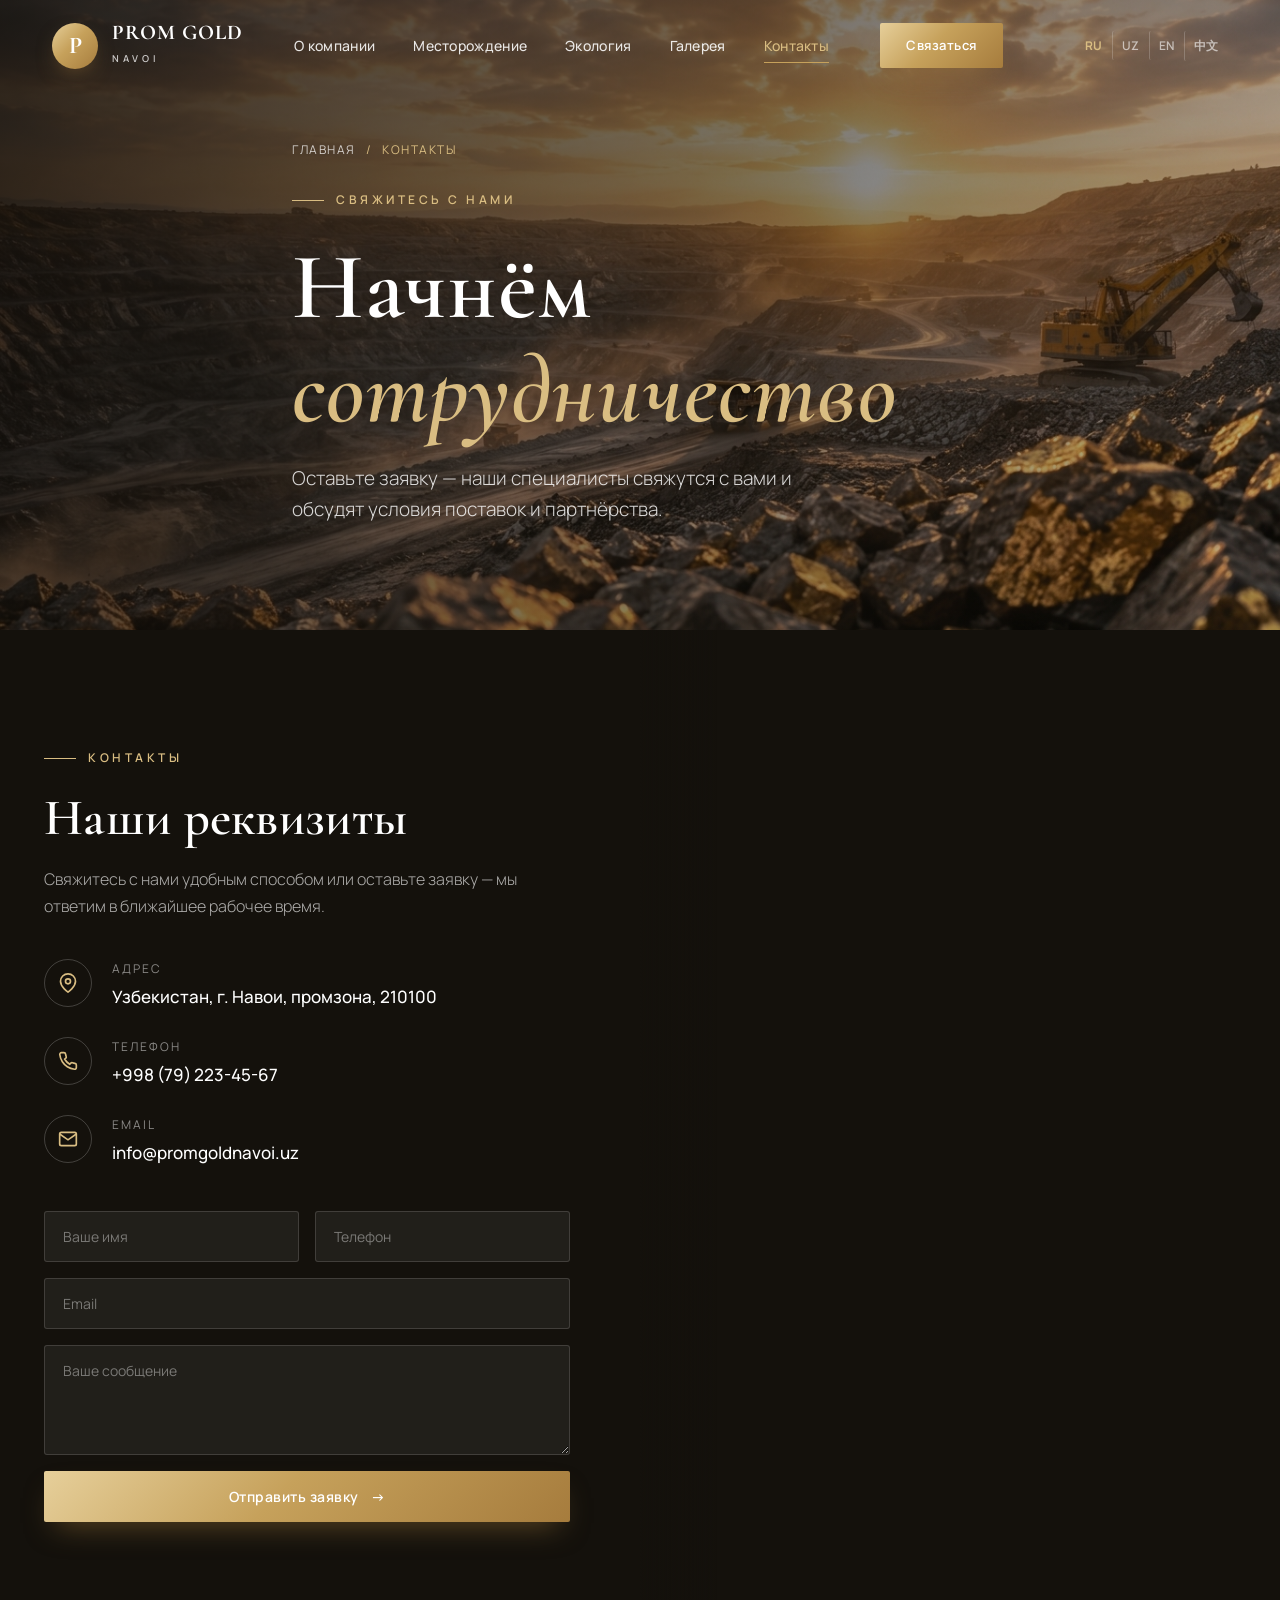
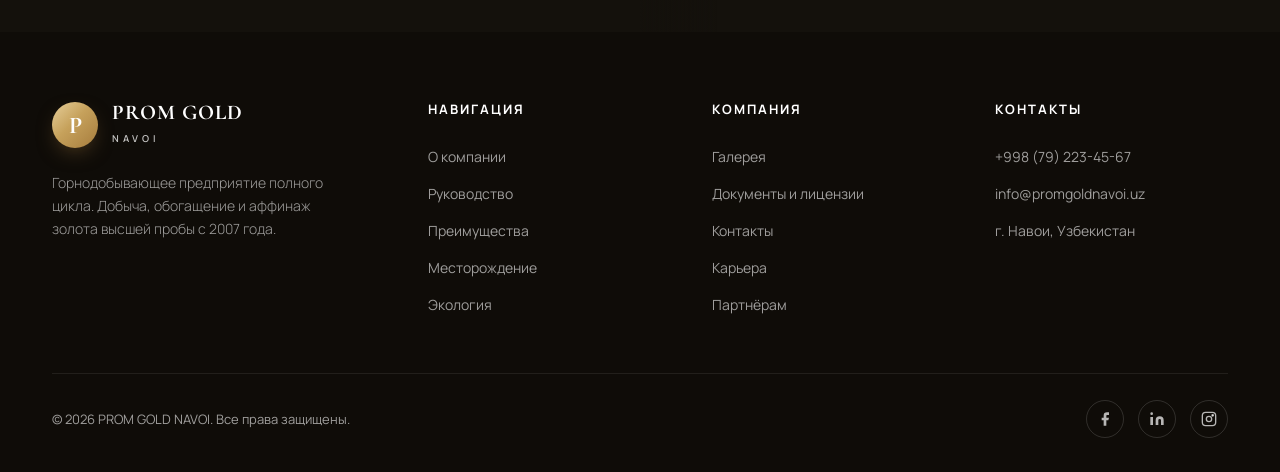
<file: contacts.html>
<!DOCTYPE html>
<html lang="ru">
<head>
<meta charset="UTF-8">
<meta name="viewport" content="width=device-width, initial-scale=1.0">
<title>Контакты — PROM GOLD NAVOI</title>
<meta name="description" content="Контакты PROM GOLD NAVOI — адрес, телефон, email и форма обратной связи для партнёров и поставщиков.">
<link rel="preconnect" href="https://fonts.googleapis.com">
<link rel="preconnect" href="https://fonts.gstatic.com" crossorigin>
<link href="https://fonts.googleapis.com/css2?family=Cormorant+Garamond:wght@400;500;600;700&family=Manrope:wght@300;400;500;600;700;800&display=swap" rel="stylesheet">
<link rel="stylesheet" href="styles.css">
</head>
<body>

<!-- HEADER -->
<header id="header">
  <div class="wrap nav">
    <a href="gold.html#home" class="logo">
      <div class="logo-mark"><span>P</span></div>
      <div class="logo-txt"><b>PROM GOLD</b><small>Navoi</small></div>
    </a>
    <nav class="menu">
      <a href="gold.html#about" data-i18n="nav.about">О компании</a>
      <a href="deposit.html" data-i18n="nav.deposit">Месторождение</a>
      <a href="eco.html" data-i18n="nav.eco">Экология</a>
      <a href="gallery.html" data-i18n="nav.gallery">Галерея</a>
      <a href="contacts.html" class="active" data-i18n="nav.contacts">Контакты</a>
    </nav>
    <a href="contacts.html" class="btn btn-gold nav-cta" data-i18n="nav.cta">Связаться</a>
    <div class="lang-switch" id="langSwitch">
      <button type="button" data-lang="ru" class="active">RU</button>
      <button type="button" data-lang="uz">UZ</button>
      <button type="button" data-lang="en">EN</button>
      <button type="button" data-lang="zh">中文</button>
    </div>
    <div class="burger" id="burger"><span></span><span></span><span></span></div>
  </div>
</header>

<!-- MOBILE MENU -->
<div class="mobile-menu" id="mobileMenu">
  <div class="mobile-close" id="mobileClose">&times;</div>
  <a href="gold.html#about" data-i18n="nav.about">О компании</a>
  <a href="deposit.html" data-i18n="nav.deposit">Месторождение</a>
  <a href="eco.html" data-i18n="nav.eco">Экология</a>
  <a href="gallery.html" data-i18n="nav.gallery">Галерея</a>
  <a href="contacts.html" class="active" data-i18n="nav.contacts">Контакты</a>
</div>

<!-- PAGE HERO -->
<section class="hero page-hero">
  <div class="hero-bg">
    <img src="belaz.jpg" alt="PROM GOLD NAVOI">
  </div>
  <div class="wrap hero-content">
    <div class="breadcrumb reveal"><a href="gold.html#home" data-i18n="breadcrumb.home">Главная</a><span>/</span><span data-i18n="nav.contacts">Контакты</span></div>
    <span class="eyebrow reveal" data-i18n="cp.hero.eyebrow">Свяжитесь с нами</span>
    <h1 class="reveal d1"><span data-i18n="cp.hero.title1">Начнём</span> <em><span data-i18n="cp.hero.title2">сотрудничество</span></em></h1>
    <p class="reveal d2" data-i18n="con.desc">Оставьте заявку — наши специалисты свяжутся с вами и обсудят условия поставок и партнёрства.</p>
  </div>
</section>

<!-- CONTACTS -->
<section class="contacts" id="contacts-full">
  <div class="contacts-grid">
    <div class="contacts-info" style="padding-left:max(24px,calc((100vw - 1240px)/2 + 24px))">
      <span class="eyebrow" data-i18n="nav.contacts">Контакты</span>
      <h2 data-i18n="cp.title">Наши реквизиты</h2>
      <p data-i18n="cp.desc">Свяжитесь с нами удобным способом или оставьте заявку — мы ответим в ближайшее рабочее время.</p>
      <div class="contact-rows">
        <div class="contact-row">
          <div class="ic"><svg width="20" height="20" viewBox="0 0 24 24" fill="none" stroke="currentColor" stroke-width="2"><path d="M21 10c0 7-9 13-9 13s-9-6-9-13a9 9 0 0118 0z"/><circle cx="12" cy="10" r="3"/></svg></div>
          <div><small data-i18n="cp.row.address">Адрес</small><b>Узбекистан, г. Навои, промзона, 210100</b></div>
        </div>
        <div class="contact-row">
          <div class="ic"><svg width="20" height="20" viewBox="0 0 24 24" fill="none" stroke="currentColor" stroke-width="2"><path d="M22 16.92v3a2 2 0 01-2.18 2 19.79 19.79 0 01-8.63-3.07 19.5 19.5 0 01-6-6 19.79 19.79 0 01-3.07-8.67A2 2 0 014.11 2h3a2 2 0 012 1.72c.13.96.36 1.9.7 2.81a2 2 0 01-.45 2.11L8.09 9.91a16 16 0 006 6l1.27-1.27a2 2 0 012.11-.45c.9.34 1.85.57 2.81.7A2 2 0 0122 16.92z"/></svg></div>
          <div><small data-i18n="cp.row.phone">Телефон</small><b>+998 (79) 223-45-67</b></div>
        </div>
        <div class="contact-row">
          <div class="ic"><svg width="20" height="20" viewBox="0 0 24 24" fill="none" stroke="currentColor" stroke-width="2"><path d="M4 4h16c1.1 0 2 .9 2 2v12c0 1.1-.9 2-2 2H4c-1.1 0-2-.9-2-2V6c0-1.1.9-2 2-2z"/><path d="M22 6l-10 7L2 6"/></svg></div>
          <div><small data-i18n="cp.row.email">Email</small><b>info@promgoldnavoi.uz</b></div>
        </div>
      </div>
      <div class="form">
        <input type="text" placeholder="Ваше имя" data-i18n-ph="cp.form.name">
        <input type="text" placeholder="Телефон" data-i18n-ph="cp.row.phone">
        <input type="email" placeholder="Email" style="grid-column:span 2" data-i18n-ph="cp.row.email">
        <textarea placeholder="Ваше сообщение" data-i18n-ph="cp.form.message"></textarea>
        <button class="btn btn-gold"><span data-i18n="cp.form.submit">Отправить заявку</span> <span class="ar">→</span></button>
      </div>
    </div>
    <div class="contacts-map">
      <iframe src="https://maps.google.com/maps?q=Navoi,Uzbekistan&z=12&output=embed" loading="lazy" title="Карта Навои"></iframe>
    </div>
  </div>
</section>

<!-- FOOTER -->
<footer>
  <div class="wrap">
    <div class="foot-grid">
      <div class="foot-brand">
        <a href="gold.html#home" class="logo">
          <div class="logo-mark"><span>P</span></div>
          <div class="logo-txt"><b>PROM GOLD</b><small>Navoi</small></div>
        </a>
        <p data-i18n="foot.desc">Горнодобывающее предприятие полного цикла. Добыча, обогащение и аффинаж золота высшей пробы с 2007 года.</p>
      </div>
      <div class="foot-col">
        <h4 data-i18n="foot.col1">Навигация</h4>
        <a href="gold.html#about" data-i18n="nav.about">О компании</a>
        <a href="management.html" data-i18n="foot.management">Руководство</a>
        <a href="gold.html#adv" data-i18n="nav.adv">Преимущества</a>
        <a href="deposit.html" data-i18n="nav.deposit">Месторождение</a>
        <a href="eco.html" data-i18n="nav.eco">Экология</a>
      </div>
      <div class="foot-col">
        <h4 data-i18n="foot.col2">Компания</h4>
        <a href="gallery.html" data-i18n="nav.gallery">Галерея</a>
        <a href="documents.html" data-i18n="foot.documents">Документы и лицензии</a>
        <a href="contacts.html" data-i18n="nav.contacts">Контакты</a>
        <a href="#" data-i18n="foot.career">Карьера</a>
        <a href="#" data-i18n="foot.partners">Партнёрам</a>
      </div>
      <div class="foot-col">
        <h4 data-i18n="foot.col3">Контакты</h4>
        <a href="tel:+998792234567">+998 (79) 223-45-67</a>
        <a href="mailto:info@promgoldnavoi.uz">info@promgoldnavoi.uz</a>
        <a href="#" data-i18n="foot.address">г. Навои, Узбекистан</a>
      </div>
    </div>
    <div class="foot-bottom">
      <span data-i18n="foot.copyright">© 2026 PROM GOLD NAVOI. Все права защищены.</span>
      <div class="foot-social">
        <a href="#" aria-label="Facebook"><svg width="16" height="16" viewBox="0 0 24 24" fill="currentColor"><path d="M18 2h-3a5 5 0 00-5 5v3H7v4h3v8h4v-8h3l1-4h-4V7a1 1 0 011-1h3z"/></svg></a>
        <a href="#" aria-label="LinkedIn"><svg width="16" height="16" viewBox="0 0 24 24" fill="currentColor"><path d="M16 8a6 6 0 016 6v7h-4v-7a2 2 0 00-4 0v7h-4v-7a6 6 0 016-6zM2 9h4v12H2zM4 2a2 2 0 100 4 2 2 0 000-4z"/></svg></a>
        <a href="#" aria-label="Instagram"><svg width="16" height="16" viewBox="0 0 24 24" fill="none" stroke="currentColor" stroke-width="2"><rect x="2" y="2" width="20" height="20" rx="5"/><circle cx="12" cy="12" r="4"/><circle cx="17.5" cy="6.5" r="1" fill="currentColor"/></svg></a>
      </div>
    </div>
  </div>
</footer>

<script src="i18n.js"></script>
<script>
// header scroll
const header=document.getElementById('header');
window.addEventListener('scroll',()=>{header.classList.toggle('scrolled',window.scrollY>60);});

// mobile menu
const burger=document.getElementById('burger'),mm=document.getElementById('mobileMenu'),mc=document.getElementById('mobileClose');
burger.addEventListener('click',()=>mm.classList.add('open'));
mc.addEventListener('click',()=>mm.classList.remove('open'));
mm.querySelectorAll('a').forEach(a=>a.addEventListener('click',()=>mm.classList.remove('open')));

// reveal on scroll
const io=new IntersectionObserver((es)=>{es.forEach(e=>{if(e.isIntersecting){e.target.classList.add('in');io.unobserve(e.target);}});},{threshold:.15});
document.querySelectorAll('.reveal').forEach(el=>io.observe(el));

// form
document.querySelector('.form .btn').addEventListener('click',()=>{
  const btn=document.querySelector('.form .btn'),lang=(window.currentLang||'ru'),dict=(window.translations||{})[lang]||{};
  btn.innerHTML=(dict['cp.form.sent']||'Заявка отправлена ✓');btn.style.background='#3f7d4e';
  setTimeout(()=>{btn.innerHTML='<span data-i18n="cp.form.submit">'+(dict['cp.form.submit']||'Отправить заявку')+'</span> <span class="ar">→</span>';btn.style.background='';},2600);
});
</script>
</body>
</html>
</file>
<file: styles.css>
:root{
  --gold:#c6a15b;
  --gold-light:#d9bd82;
  --gold-deep:#a67c3d;
  --ink:#1a1712;
  --ink-soft:#4a443c;
  --muted:#8a8378;
  --cream:#faf7f1;
  --cream-2:#f3eee4;
  --white:#ffffff;
  --line:rgba(26,23,18,.10);
  --dark:#14110c;
  --dark-2:#1c1810;
  --shadow:0 30px 80px -30px rgba(26,23,18,.25);
  --gold-grad:linear-gradient(135deg,#e6cf9a 0%,#c6a15b 45%,#a67c3d 100%);
}
*{margin:0;padding:0;box-sizing:border-box}
html{scroll-behavior:smooth}
body{
  font-family:'Manrope',sans-serif;
  color:var(--ink);
  background:var(--cream);
  line-height:1.65;
  overflow-x:hidden;
  -webkit-font-smoothing:antialiased;
}
h1,h2,h3,h4{font-family:'Cormorant Garamond',serif;font-weight:600;line-height:1.1;letter-spacing:.3px}
img{display:block;max-width:100%}
a{text-decoration:none;color:inherit}
.wrap{max-width:1240px;margin:0 auto;padding:0 32px}
.eyebrow{
  display:inline-flex;align-items:center;gap:12px;
  font-family:'Manrope',sans-serif;font-weight:600;font-size:12px;
  letter-spacing:3.5px;text-transform:uppercase;color:var(--gold-deep);
}
.eyebrow::before{content:"";width:32px;height:1px;background:var(--gold)}
.eyebrow.center::after{content:"";width:32px;height:1px;background:var(--gold)}
.eyebrow.center{justify-content:center}
.btn{
  display:inline-flex;align-items:center;gap:12px;
  font-family:'Manrope',sans-serif;font-weight:600;font-size:14px;letter-spacing:.5px;
  padding:16px 34px;border-radius:2px;cursor:pointer;border:none;
  transition:.4s cubic-bezier(.2,.7,.3,1);position:relative;overflow:hidden;
}
.btn-gold{background:var(--gold-grad);color:#fff;box-shadow:0 14px 30px -12px rgba(166,124,61,.55)}
.btn-gold:hover{transform:translateY(-3px);box-shadow:0 22px 40px -14px rgba(166,124,61,.7)}
.btn-ghost{background:transparent;color:#fff;border:1px solid rgba(255,255,255,.4)}
.btn-ghost:hover{background:rgba(255,255,255,.1);border-color:#fff}
.btn-outline{background:transparent;color:var(--ink);border:1px solid var(--line)}
.btn-outline:hover{border-color:var(--gold);color:var(--gold-deep)}
.btn .ar{transition:transform .4s}
.btn:hover .ar{transform:translateX(5px)}

/* HEADER */
header{
  position:fixed;top:0;left:0;right:0;z-index:100;
  padding:22px 0;transition:.5s ease;
}
header.scrolled{background:rgba(250,247,241,.92);backdrop-filter:blur(14px);padding:14px 0;box-shadow:0 1px 0 var(--line)}
.nav{display:flex;align-items:center;justify-content:space-between}
.logo{display:flex;align-items:center;gap:14px;color:#fff;transition:.4s}
header.scrolled .logo{color:var(--ink)}
.logo-mark{
  width:46px;height:46px;border-radius:50%;
  background:var(--gold-grad);display:grid;place-items:center;flex:none;
  box-shadow:0 8px 22px -8px rgba(166,124,61,.6);
}
.logo-mark span{font-family:'Cormorant Garamond',serif;font-size:24px;font-weight:700;color:#fff}
.logo-txt b{display:block;font-family:'Cormorant Garamond',serif;font-size:21px;font-weight:700;line-height:1;letter-spacing:1px}
.logo-txt small{font-size:9.5px;letter-spacing:4px;text-transform:uppercase;opacity:.75;font-weight:600}
.menu{display:flex;align-items:center;gap:38px}
.menu a{color:rgba(255,255,255,.88);font-size:14px;font-weight:500;letter-spacing:.3px;position:relative;transition:.3s}
header.scrolled .menu a{color:var(--ink-soft)}
.menu a::after{content:"";position:absolute;left:0;bottom:-6px;width:0;height:1.5px;background:var(--gold);transition:.35s}
.menu a:hover::after{width:100%}
.menu a:hover{color:var(--gold-light)}
header.scrolled .menu a:hover{color:var(--gold-deep)}
.menu a.active{color:var(--gold-light)}
.menu a.active::after{width:100%}
header.scrolled .menu a.active{color:var(--gold-deep)}
.nav-cta{padding:12px 26px;font-size:13px}
.lang-switch{display:flex;align-items:center;gap:0;margin-left:22px}
.lang-switch button{
  background:none;border:none;cursor:pointer;font-family:'Manrope',sans-serif;
  font-size:12px;font-weight:600;letter-spacing:.5px;color:rgba(255,255,255,.6);
  padding:6px 9px;transition:.3s;border-radius:2px;
}
.lang-switch button:not(:first-child){border-left:1px solid rgba(255,255,255,.2)}
header.scrolled .lang-switch button:not(:first-child){border-left-color:var(--line)}
header.scrolled .lang-switch button{color:var(--ink-soft)}
.lang-switch button:hover{color:var(--gold-light)}
header.scrolled .lang-switch button:hover{color:var(--gold-deep)}
.lang-switch button.active{color:var(--gold-light);font-weight:700}
header.scrolled .lang-switch button.active{color:var(--gold-deep)}
.burger{display:none;flex-direction:column;gap:6px;cursor:pointer;padding:6px;z-index:120}
.burger span{width:26px;height:2px;background:#fff;transition:.4s;border-radius:2px}
header.scrolled .burger span{background:var(--ink)}
.mobile-menu{
  position:fixed;inset:0;background:var(--dark);z-index:110;
  display:flex;flex-direction:column;align-items:center;justify-content:center;gap:8px;
  opacity:0;pointer-events:none;transition:.5s;
}
.mobile-menu.open{opacity:1;pointer-events:all}
.mobile-menu a{color:rgba(255,255,255,.85);font-family:'Cormorant Garamond',serif;font-size:32px;font-weight:500;padding:10px}
.mobile-menu a:hover,.mobile-menu a.active{color:var(--gold-light)}
.mobile-close{position:absolute;top:28px;right:28px;color:#fff;font-size:34px;cursor:pointer;line-height:1}

/* HERO */
.hero{position:relative;min-height:100vh;display:flex;align-items:center;overflow:hidden}
.hero-bg{position:absolute;inset:0;z-index:-2}
.hero-bg img{width:100%;height:100%;object-fit:cover;transform:scale(1.1);animation:kenburns 18s ease-out forwards}
@keyframes kenburns{to{transform:scale(1)}}
.hero-bg::after{content:"";position:absolute;inset:0;background:linear-gradient(120deg,rgba(15,12,8,.85) 0%,rgba(20,17,12,.6) 45%,rgba(20,17,12,.25) 100%)}
.hero-content{position:relative;z-index:2;color:#fff;max-width:760px}
.hero .eyebrow{color:var(--gold-light)}
.hero .eyebrow::before{background:var(--gold-light)}
.hero h1{font-size:clamp(48px,7.5vw,94px);font-weight:600;margin:26px 0 20px;letter-spacing:1px}
.hero h1 em{font-style:italic;color:var(--gold-light)}
.hero p{font-size:19px;max-width:560px;color:rgba(255,255,255,.82);font-weight:300;margin-bottom:40px}
.hero-btns{display:flex;gap:18px;flex-wrap:wrap}
.scroll-cue{position:absolute;bottom:38px;left:50%;transform:translateX(-50%);z-index:2;color:rgba(255,255,255,.7);display:flex;flex-direction:column;align-items:center;gap:10px;font-size:11px;letter-spacing:3px;text-transform:uppercase}
.scroll-cue .line{width:1px;height:46px;background:linear-gradient(rgba(255,255,255,.6),transparent);position:relative;overflow:hidden}
.scroll-cue .line::after{content:"";position:absolute;top:-46px;left:0;width:1px;height:46px;background:var(--gold-light);animation:scrolldown 2.2s ease-in-out infinite}
@keyframes scrolldown{to{top:46px}}

/* PAGE HERO (inner pages) */
.page-hero{position:relative;min-height:56vh;display:flex;align-items:flex-end;overflow:hidden;padding-top:140px}
.page-hero .hero-bg img{animation:none;transform:scale(1)}
.page-hero .wrap{padding-bottom:64px}
.breadcrumb{display:flex;align-items:center;gap:10px;font-size:12px;letter-spacing:1.5px;text-transform:uppercase;color:rgba(255,255,255,.55);margin-bottom:22px}
.breadcrumb a{color:rgba(255,255,255,.75);transition:.3s}
.breadcrumb a:hover{color:var(--gold-light)}
.breadcrumb span{color:var(--gold-light)}

/* STATS STRIP */
.stats-strip{background:var(--dark);position:relative;z-index:3}
.stats-strip .wrap{display:grid;grid-template-columns:repeat(4,1fr);gap:0}
.stat{padding:48px 24px;text-align:center;border-right:1px solid rgba(255,255,255,.08);color:#fff}
.stat:last-child{border-right:none}
.stat .num{font-family:'Cormorant Garamond',serif;font-size:52px;font-weight:600;color:var(--gold-light);line-height:1}
.stat .num .suf{color:#fff;font-size:34px}
.stat .lbl{font-size:12px;letter-spacing:2px;text-transform:uppercase;color:rgba(255,255,255,.6);margin-top:12px}

/* SECTION base */
section{position:relative}
.sec{padding:130px 0}
.sec-head{max-width:620px}
.sec-head.center{margin:0 auto;text-align:center}
.sec-head h2{font-size:clamp(36px,5vw,58px);margin:22px 0 18px}
.sec-head p{color:var(--ink-soft);font-size:17px;font-weight:300}

/* ABOUT */
.about{background:var(--white)}
.about-grid{display:grid;grid-template-columns:1fr 1fr;gap:80px;align-items:center}
.about-imgs{position:relative}
.about-imgs .main-img{border-radius:4px;overflow:hidden;box-shadow:var(--shadow)}
.about-imgs .main-img img{width:100%;height:560px;object-fit:cover}
.about-imgs .badge{
  position:absolute;bottom:-30px;left:-30px;background:var(--gold-grad);color:#fff;
  padding:34px 40px;border-radius:4px;box-shadow:0 30px 60px -20px rgba(166,124,61,.6);
}
.about-imgs .badge b{font-family:'Cormorant Garamond',serif;font-size:56px;font-weight:700;line-height:1;display:block}
.about-imgs .badge span{font-size:12px;letter-spacing:2px;text-transform:uppercase;opacity:.9}
.about-imgs .frame{position:absolute;top:-24px;right:-24px;width:60%;height:60%;border:1px solid var(--gold);border-radius:4px;z-index:-1}
.about h2{font-size:clamp(34px,4.5vw,54px);margin:22px 0 22px}
.about .lead{font-size:19px;color:var(--ink);font-weight:400;margin-bottom:20px}
.about p{color:var(--ink-soft);font-weight:300;margin-bottom:18px}
.about-points{display:grid;grid-template-columns:1fr 1fr;gap:20px 30px;margin:32px 0}
.about-point{display:flex;gap:14px;align-items:flex-start}
.about-point .ic{width:40px;height:40px;flex:none;border-radius:50%;border:1px solid var(--gold);display:grid;place-items:center;color:var(--gold-deep)}
.about-point b{display:block;font-weight:700;font-size:15px}
.about-point small{color:var(--muted);font-size:13px}

/* ADVANTAGES */
.adv{background:var(--cream)}
.adv-grid{display:grid;grid-template-columns:repeat(3,1fr);gap:28px;margin-top:64px}
.adv-card{
  background:var(--white);padding:48px 40px;border-radius:4px;border:1px solid var(--line);
  transition:.5s cubic-bezier(.2,.7,.3,1);position:relative;overflow:hidden;
}
.adv-card::before{content:"";position:absolute;top:0;left:0;width:100%;height:3px;background:var(--gold-grad);transform:scaleX(0);transform-origin:left;transition:.5s}
.adv-card:hover{transform:translateY(-10px);box-shadow:var(--shadow);border-color:transparent}
.adv-card:hover::before{transform:scaleX(1)}
.adv-num{font-family:'Cormorant Garamond',serif;font-size:20px;color:var(--gold);font-weight:600;letter-spacing:2px}
.adv-ic{width:64px;height:64px;margin:24px 0;border-radius:50%;background:var(--cream-2);display:grid;place-items:center;color:var(--gold-deep);transition:.5s}
.adv-card:hover .adv-ic{background:var(--gold-grad);color:#fff;transform:rotate(-6deg)}
.adv-card h3{font-size:26px;margin-bottom:14px}
.adv-card p{color:var(--ink-soft);font-size:15px;font-weight:300}

/* DEPOSIT (dark) */
.deposit{background:var(--dark);color:#fff;overflow:hidden}
.deposit-grid{display:grid;grid-template-columns:1.1fr 1fr;gap:80px;align-items:center}
.deposit .eyebrow{color:var(--gold-light)}
.deposit .eyebrow::before{background:var(--gold-light)}
.deposit h2{font-size:clamp(34px,4.5vw,56px);margin:22px 0 24px;color:#fff}
.deposit p{color:rgba(255,255,255,.7);font-weight:300;margin-bottom:20px}
.deposit-stats{display:grid;grid-template-columns:1fr 1fr;gap:2px;margin-top:40px;background:rgba(255,255,255,.08)}
.deposit-stat{background:var(--dark);padding:30px 26px}
.deposit-stat b{font-family:'Cormorant Garamond',serif;font-size:44px;color:var(--gold-light);font-weight:600;line-height:1;display:block}
.deposit-stat span{font-size:13px;color:rgba(255,255,255,.55);letter-spacing:1px}
.deposit-img{position:relative;border-radius:4px;overflow:hidden}
.deposit-img img{width:100%;height:620px;object-fit:cover}
.deposit-img::after{content:"";position:absolute;inset:0;box-shadow:inset 0 0 120px rgba(20,17,12,.6)}
.deposit-img .play{position:absolute;inset:0;margin:auto;width:88px;height:88px;border-radius:50%;background:rgba(255,255,255,.15);backdrop-filter:blur(6px);border:1px solid rgba(255,255,255,.5);display:grid;place-items:center;cursor:pointer;transition:.4s}
.deposit-img .play:hover{background:var(--gold);border-color:var(--gold);transform:scale(1.08)}
.deposit-img .play svg{margin-left:4px}

/* ECOLOGY */
.eco{background:var(--white)}
.eco-grid{display:grid;grid-template-columns:1fr 1fr;gap:80px;align-items:center}
.eco-imgs{display:grid;grid-template-columns:1fr 1fr;gap:16px}
.eco-imgs img{width:100%;height:280px;object-fit:cover;border-radius:4px}
.eco-imgs .tall{grid-row:span 2;height:100%}
.eco h2{font-size:clamp(34px,4.5vw,54px);margin:22px 0 22px}
.eco p{color:var(--ink-soft);font-weight:300;margin-bottom:22px}
.eco-list{list-style:none;display:flex;flex-direction:column;gap:18px;margin-top:30px}
.eco-list li{display:flex;gap:16px;align-items:flex-start}
.eco-list .ic{width:44px;height:44px;flex:none;border-radius:4px;background:var(--gold-grad);display:grid;place-items:center;color:#fff}
.eco-list b{font-size:16px;display:block}
.eco-list small{color:var(--muted);font-size:14px}

/* GALLERY */
.gallery{background:var(--cream)}
.gal-grid{display:grid;grid-template-columns:repeat(4,1fr);grid-auto-rows:220px;gap:16px;margin-top:60px}
.gal-item{overflow:hidden;border-radius:4px;position:relative;cursor:pointer}
.gal-item img{width:100%;height:100%;object-fit:cover;transition:.7s cubic-bezier(.2,.7,.3,1)}
.gal-item::after{content:"";position:absolute;inset:0;background:linear-gradient(transparent 55%,rgba(20,17,12,.75));opacity:0;transition:.4s}
.gal-item .cap{position:absolute;left:20px;bottom:16px;color:#fff;z-index:2;opacity:0;transform:translateY(10px);transition:.4s}
.gal-item .cap b{font-family:'Cormorant Garamond',serif;font-size:22px;display:block;line-height:1.1}
.gal-item .cap small{font-size:11px;letter-spacing:2px;text-transform:uppercase;color:var(--gold-light)}
.gal-item:hover img{transform:scale(1.08)}
.gal-item:hover::after,.gal-item:hover .cap{opacity:1;transform:translateY(0)}
.gal-item.wide{grid-column:span 2}
.gal-item.tall{grid-row:span 2}

/* lightbox */
.lightbox{position:fixed;inset:0;background:rgba(15,12,8,.94);z-index:200;display:grid;place-items:center;opacity:0;pointer-events:none;transition:.4s;padding:40px}
.lightbox.open{opacity:1;pointer-events:all}
.lightbox img{max-width:90vw;max-height:85vh;border-radius:4px;box-shadow:0 40px 100px rgba(0,0,0,.6)}
.lightbox .close{position:absolute;top:30px;right:36px;color:#fff;font-size:40px;cursor:pointer;line-height:1}

/* CTA BANNER (dark, centered) */
.cta-banner{background:var(--dark);color:#fff;text-align:center}
.cta-banner .wrap{max-width:720px}
.cta-banner .eyebrow{color:var(--gold-light);margin:0 auto}
.cta-banner h2{color:#fff;font-size:clamp(32px,4.5vw,50px);margin:22px 0 20px}
.cta-banner p{color:rgba(255,255,255,.7);font-weight:300;margin-bottom:36px}

/* TEAM (Руководство) */
.team-card{background:var(--white);border:1px solid var(--line);border-radius:4px;overflow:hidden;transition:.5s cubic-bezier(.2,.7,.3,1);position:relative}
.team-card:hover{transform:translateY(-10px);box-shadow:var(--shadow);border-color:transparent}
.team-photo{width:100%;height:340px;object-fit:cover}
.team-info{padding:28px 30px}
.team-info .role{display:block;font-size:11px;letter-spacing:2px;text-transform:uppercase;color:var(--gold-deep);font-weight:700;margin-bottom:8px}
.team-info h3{font-size:24px;margin-bottom:10px}
.team-info p{color:var(--ink-soft);font-size:14px;font-weight:300}

/* DOCUMENTS (Документы и лицензии) */
.doc-meta{display:flex;gap:14px;flex-wrap:wrap;font-size:12px;color:var(--muted);margin:8px 0 22px}
.btn-sm{padding:10px 22px;font-size:12px;margin-top:22px}

/* CONTACTS */
.contacts{background:var(--dark);color:#fff;padding:0;overflow:hidden}
.contacts-grid{display:grid;grid-template-columns:1fr 1fr}
.contacts-info{padding:110px 70px 110px 0}
.contacts-info .eyebrow{color:var(--gold-light)}
.contacts-info .eyebrow::before{background:var(--gold-light)}
.contacts-info h2{font-size:clamp(34px,4vw,52px);margin:22px 0 20px;color:#fff}
.contacts-info>p{color:rgba(255,255,255,.65);font-weight:300;margin-bottom:40px}
.contact-rows{display:flex;flex-direction:column;gap:26px;margin-bottom:44px}
.contact-row{display:flex;gap:20px;align-items:flex-start}
.contact-row .ic{width:48px;height:48px;flex:none;border-radius:50%;border:1px solid rgba(255,255,255,.2);display:grid;place-items:center;color:var(--gold-light)}
.contact-row small{color:rgba(255,255,255,.5);font-size:12px;letter-spacing:2px;text-transform:uppercase;display:block;margin-bottom:4px}
.contact-row b{font-size:17px;font-weight:500}
.form{display:grid;grid-template-columns:1fr 1fr;gap:16px}
.form input,.form textarea{
  background:rgba(255,255,255,.06);border:1px solid rgba(255,255,255,.14);color:#fff;
  padding:15px 18px;border-radius:3px;font-family:inherit;font-size:14px;transition:.3s;width:100%;
}
.form input::placeholder,.form textarea::placeholder{color:rgba(255,255,255,.4)}
.form input:focus,.form textarea:focus{outline:none;border-color:var(--gold);background:rgba(255,255,255,.09)}
.form textarea{grid-column:span 2;resize:vertical;min-height:110px}
.form .btn{grid-column:span 2;justify-content:center}
.contacts-map{position:relative}
.contacts-map iframe{width:100%;height:100%;min-height:600px;border:0;filter:grayscale(.4) contrast(1.05)}
.contacts-map::before{content:"";position:absolute;inset:0;background:linear-gradient(90deg,var(--dark),transparent 12%);pointer-events:none;z-index:2}

/* FOOTER */
footer{background:#0f0c08;color:rgba(255,255,255,.6);padding:70px 0 34px}
.foot-grid{display:grid;grid-template-columns:1.4fr 1fr 1fr 1fr;gap:50px;padding-bottom:50px;border-bottom:1px solid rgba(255,255,255,.08)}
.foot-brand .logo{color:#fff;margin-bottom:22px}
.foot-brand p{font-size:14px;font-weight:300;max-width:300px}
.foot-col h4{font-family:'Manrope',sans-serif;color:#fff;font-size:13px;letter-spacing:2px;text-transform:uppercase;font-weight:700;margin-bottom:22px}
.foot-col a{display:block;font-size:14px;padding:7px 0;transition:.3s}
.foot-col a:hover{color:var(--gold-light);padding-left:6px}
.foot-bottom{display:flex;justify-content:space-between;align-items:center;padding-top:26px;font-size:13px;flex-wrap:wrap;gap:16px}
.foot-social{display:flex;gap:14px}
.foot-social a{width:38px;height:38px;border:1px solid rgba(255,255,255,.14);border-radius:50%;display:grid;place-items:center;transition:.3s;color:rgba(255,255,255,.7)}
.foot-social a:hover{background:var(--gold);border-color:var(--gold);color:#fff}

/* reveal */
.reveal{opacity:0;transform:translateY(40px);transition:.9s cubic-bezier(.2,.7,.3,1)}
.reveal.in{opacity:1;transform:none}
.reveal.d1{transition-delay:.1s}.reveal.d2{transition-delay:.2s}.reveal.d3{transition-delay:.3s}

/* RESPONSIVE */
@media(max-width:1024px){
  .wrap{padding:0 24px}
  .sec{padding:90px 0}
  .about-grid,.deposit-grid,.eco-grid,.contacts-grid{grid-template-columns:1fr;gap:56px}
  .adv-grid{grid-template-columns:1fr 1fr}
  .contacts-info{padding:80px 0}
  .contacts-map{min-height:400px}
  .contacts-map iframe{min-height:400px}
  .contacts-map::before{display:none}
  .deposit-img img,.about-imgs .main-img img{height:460px}
  .page-hero{min-height:44vh}
}
@media(max-width:768px){
  .menu,.nav-cta{display:none}
  .burger{display:flex}
  .stats-strip .wrap{grid-template-columns:1fr 1fr}
  .stat{border-bottom:1px solid rgba(255,255,255,.08)}
  .stat:nth-child(2n){border-right:none}
  .adv-grid,.about-points,.eco-imgs{grid-template-columns:1fr}
  .eco-imgs .tall{grid-row:auto;height:280px}
  .deposit-stats{grid-template-columns:1fr}
  .gal-grid{grid-template-columns:1fr 1fr;grid-auto-rows:160px}
  .gal-item.wide{grid-column:span 2}
  .form{grid-template-columns:1fr}
  .form textarea,.form .btn{grid-column:span 1}
  .foot-grid{grid-template-columns:1fr 1fr;gap:36px}
  .about-imgs .badge{left:0;padding:24px 28px}
  .about-imgs .badge b{font-size:42px}
  .hero-btns .btn{flex:1;justify-content:center}
}
@media(max-width:480px){
  .wrap{padding:0 18px}
  .hero h1{font-size:44px}
  .lang-switch{margin-left:8px}
  .lang-switch button{padding:6px 6px;font-size:11px}
  .foot-grid{grid-template-columns:1fr}
  .gal-grid{grid-template-columns:1fr}
  .gal-item.wide,.gal-item.tall{grid-column:span 1;grid-row:span 1}
}
</file>
